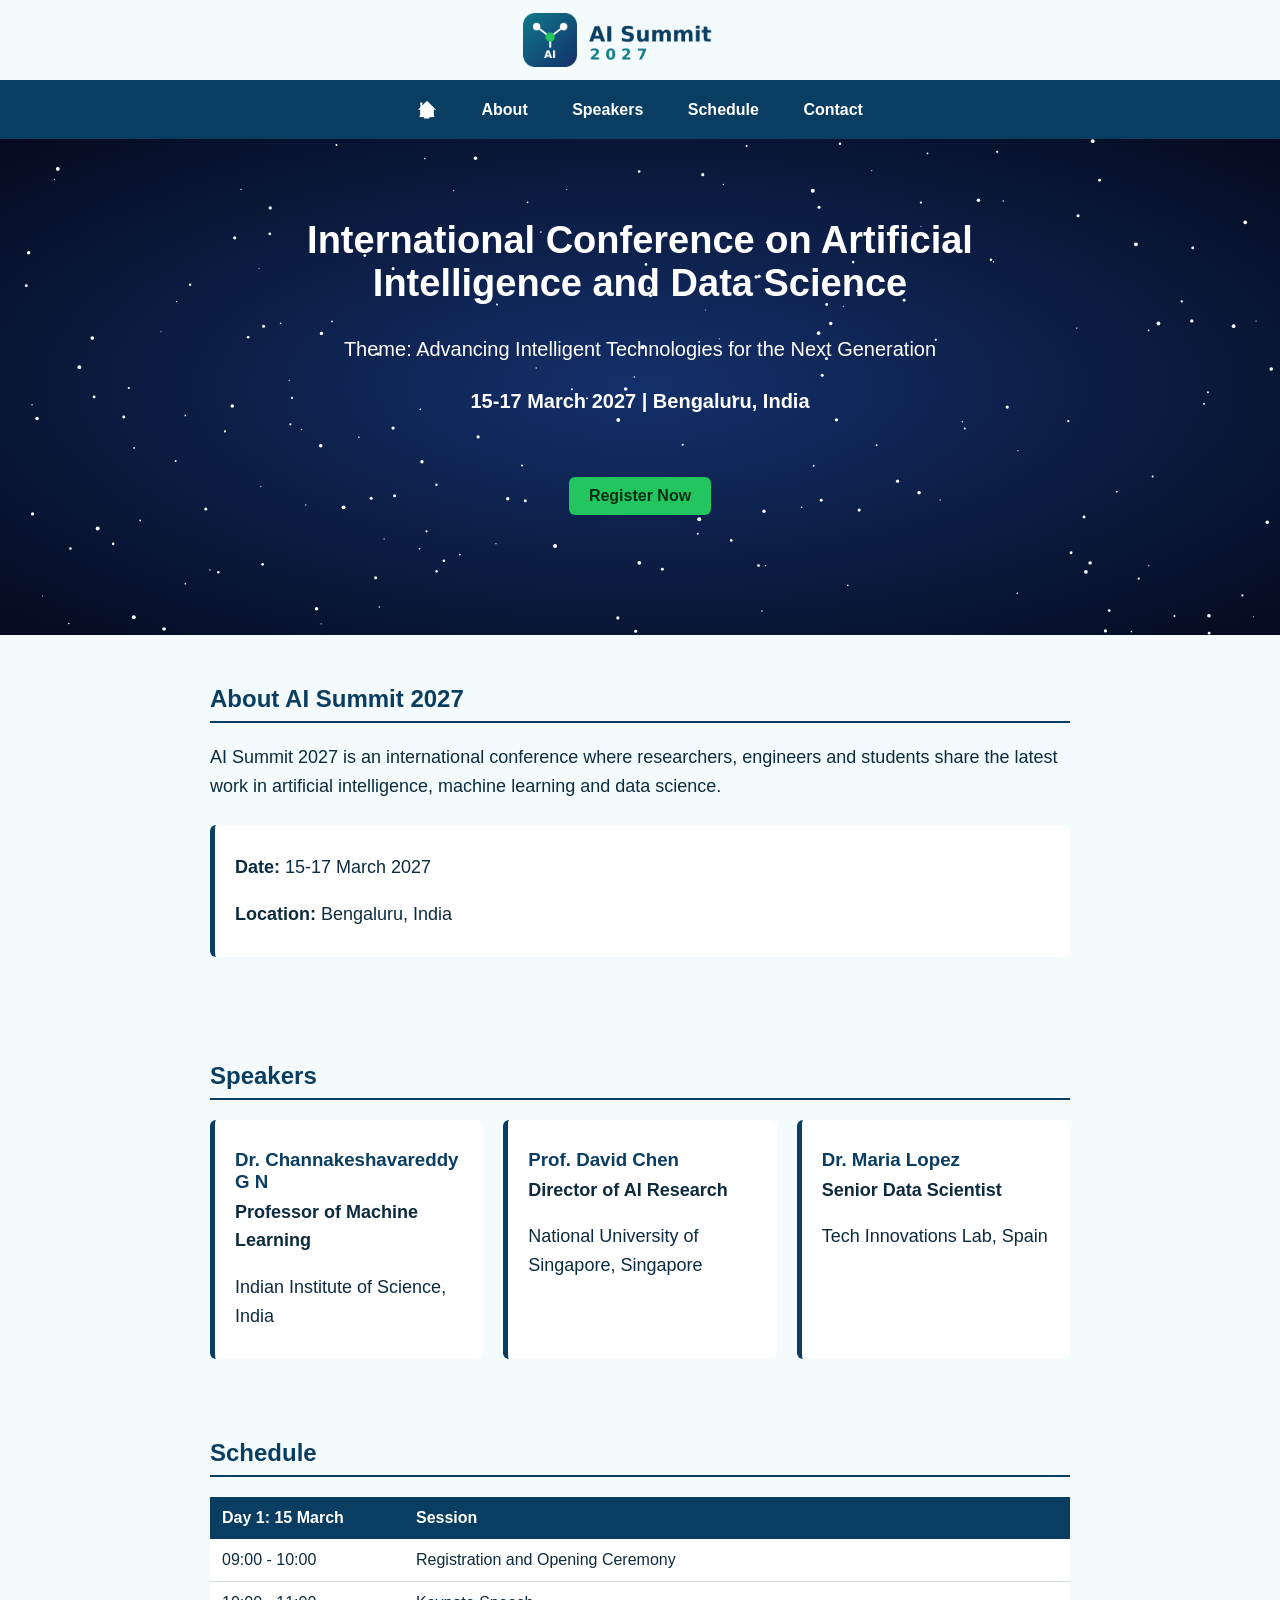
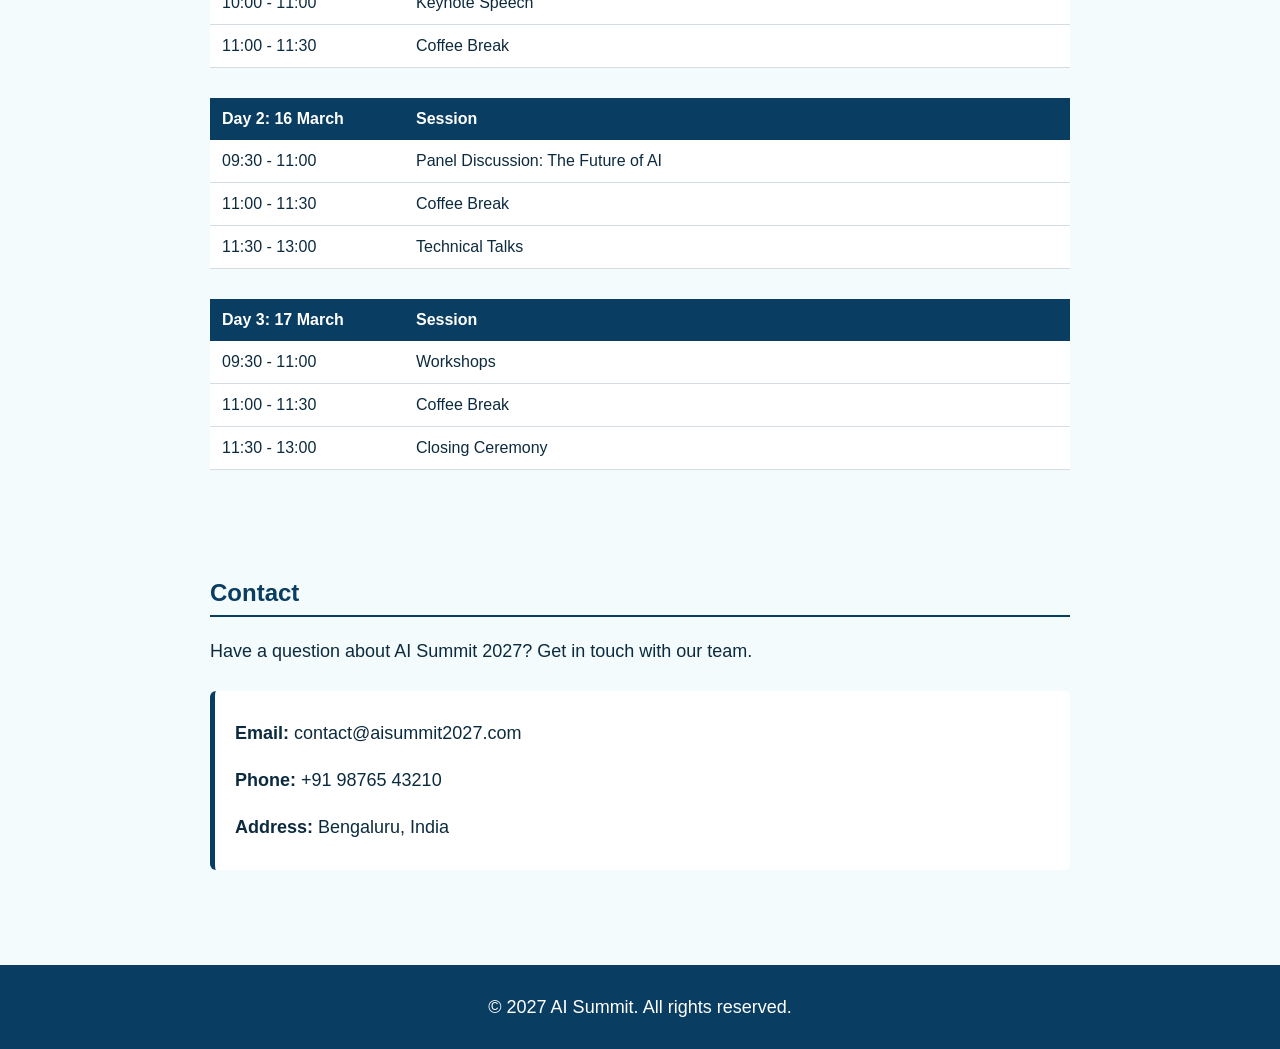
<file: index.html>
<!DOCTYPE html>
<html lang="en">
<head>
    <meta charset="UTF-8">
    <meta name="viewport" content="width=device-width, initial-scale=1.0">
    <title>AI Summit 2027</title>
    <link rel="stylesheet" href="css/style.css">
</head>
<body>
    <header>
        <h1><img src="images/logo.png" alt="AI Summit 2027" class="logo"></h1>
        <nav>
           <a href="index.html" aria-label="Home" title="Home"><span class="home-icon">🏠</span></a>
            <a href="Pages/about.html">About</a>
            <a href="Pages/speakers.html">Speakers</a>
            <a href="Pages/schedule.html">Schedule</a>
            <a href="Pages/contact.html">Contact</a>
        </nav>
    </header>
    <section class="hero">
        <h2>International Conference on Artificial Intelligence and Data Science</h2>
        <p class="hero-theme">Theme: Advancing Intelligent Technologies for the Next Generation</p>
        <p class="hero-details">15-17 March 2027 | Bengaluru, India</p>
        <canvas id="stars"></canvas>
        <div class="register-section">
    <a href="Pages/register.html">Register Now</a>
</div>
    </section>
        <div class="container" id="about">
        <h2>About AI Summit 2027</h2>
        <p>AI Summit 2027 is an international conference where researchers, engineers and students share the latest work in artificial intelligence, machine learning and data science.</p>
        <div class="info-box">
            <p><strong>Date:</strong> 15-17 March 2027</p>
            <p><strong>Location:</strong> Bengaluru, India</p>
        </div>
    </div>

    <div class="container" id="speakers">
        <h2>Speakers</h2>
        <div class="speaker-grid">
            <div class="speaker-card">
                <h3>Dr. Channakeshavareddy G N</h3>
                <p class="speaker-role">Professor of Machine Learning</p>
                <p>Indian Institute of Science, India</p>
            </div>
            <div class="speaker-card">
                <h3>Prof. David Chen</h3>
                <p class="speaker-role">Director of AI Research</p>
                <p>National University of Singapore, Singapore</p>
            </div>
            <div class="speaker-card">
                <h3>Dr. Maria Lopez</h3>
                <p class="speaker-role">Senior Data Scientist</p>
                <p>Tech Innovations Lab, Spain</p>
            </div>
        </div>
    </div>

    <div class="container" id="schedule">
        <h2>Schedule</h2>
        <table>
            <tr><th>Day 1: 15 March</th><th>Session</th></tr>
            <tr><td>09:00 - 10:00</td><td>Registration and Opening Ceremony</td></tr>
            <tr><td>10:00 - 11:00</td><td>Keynote Speech</td></tr>
            <tr><td>11:00 - 11:30</td><td>Coffee Break</td></tr>
        </table>
        <table>
            <tr><th>Day 2: 16 March</th><th>Session</th></tr>
            <tr><td>09:30 - 11:00</td><td>Panel Discussion: The Future of AI</td></tr>
            <tr><td>11:00 - 11:30</td><td>Coffee Break</td></tr>
            <tr><td>11:30 - 13:00</td><td>Technical Talks</td></tr>
        </table>
        <table>
            <tr><th>Day 3: 17 March</th><th>Session</th></tr>
            <tr><td>09:30 - 11:00</td><td>Workshops</td></tr>
            <tr><td>11:00 - 11:30</td><td>Coffee Break</td></tr>
            <tr><td>11:30 - 13:00</td><td>Closing Ceremony</td></tr>
        </table>
    </div>

    <div class="container" id="contact">
        <h2>Contact</h2>
        <p>Have a question about AI Summit 2027? Get in touch with our team.</p>
        <div class="info-box">
            <p><strong>Email:</strong> contact@aisummit2027.com</p>
            <p><strong>Phone:</strong> +91 98765 43210</p>
            <p><strong>Address:</strong> Bengaluru, India</p>
        </div>
    </div>
    <footer>
    <p>© 2027 AI Summit. All rights reserved.</p>
</footer>
<script src="js/stars.js"></script>
</body>
</html>
</file>
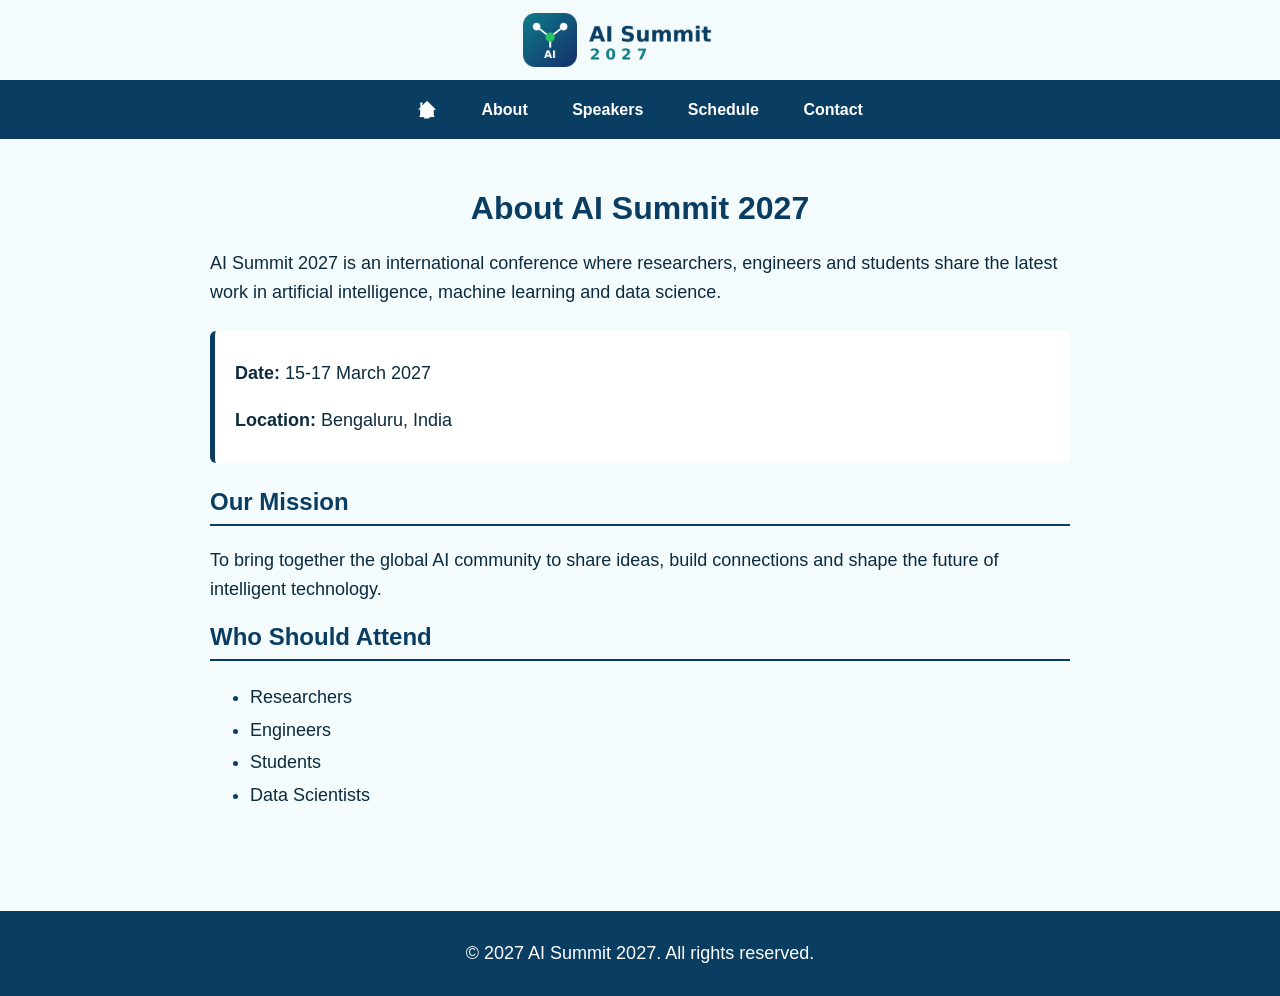
<file: Pages/about.html>
<!DOCTYPE html>
<html lang="en">
<head>
    <meta charset="UTF-8">
    <meta name="viewport" content="width=device-width, initial-scale=1.0">
    <title>About | AI Summit 2027</title>
    <link rel="stylesheet" href="../css/style.css">
</head>
<body>
    <h1><img src="../images/logo.png" alt="AI Summit 2027" class="logo"></h1>
    <nav>
        <a href="../index.html" aria-label="Home" title="Home"><span class="home-icon">🏠</span></a>
        <a href="about.html">About</a>
        <a href="speakers.html">Speakers</a>
        <a href="schedule.html">Schedule</a>
        <a href="contact.html">Contact</a>
    </nav>
    
    <div class="container">
        <h1>About AI Summit 2027</h1>
        <p>AI Summit 2027 is an international conference where researchers, engineers and students share the latest work in artificial intelligence, machine learning and data science.</p>
        <div class="info-box">
        <p><strong>Date:</strong> 15-17 March 2027</p>
        <p><strong>Location:</strong> Bengaluru, India</p>
    </div>
    
    <h2>Our Mission</h2>
        <p>To bring together the global AI community to share ideas, build connections and shape the future of intelligent technology.</p>
    <h2>Who Should Attend</h2>
    
    <ul>
        <li>Researchers</li>
        <li>Engineers</li>
        <li>Students</li>
        <li>Data Scientists</li>
    </ul>
    </div>
    
    <footer>
        <p>&copy; 2027 AI Summit 2027. All rights reserved.</p>
    </footer>
</body>
</html>
</file>
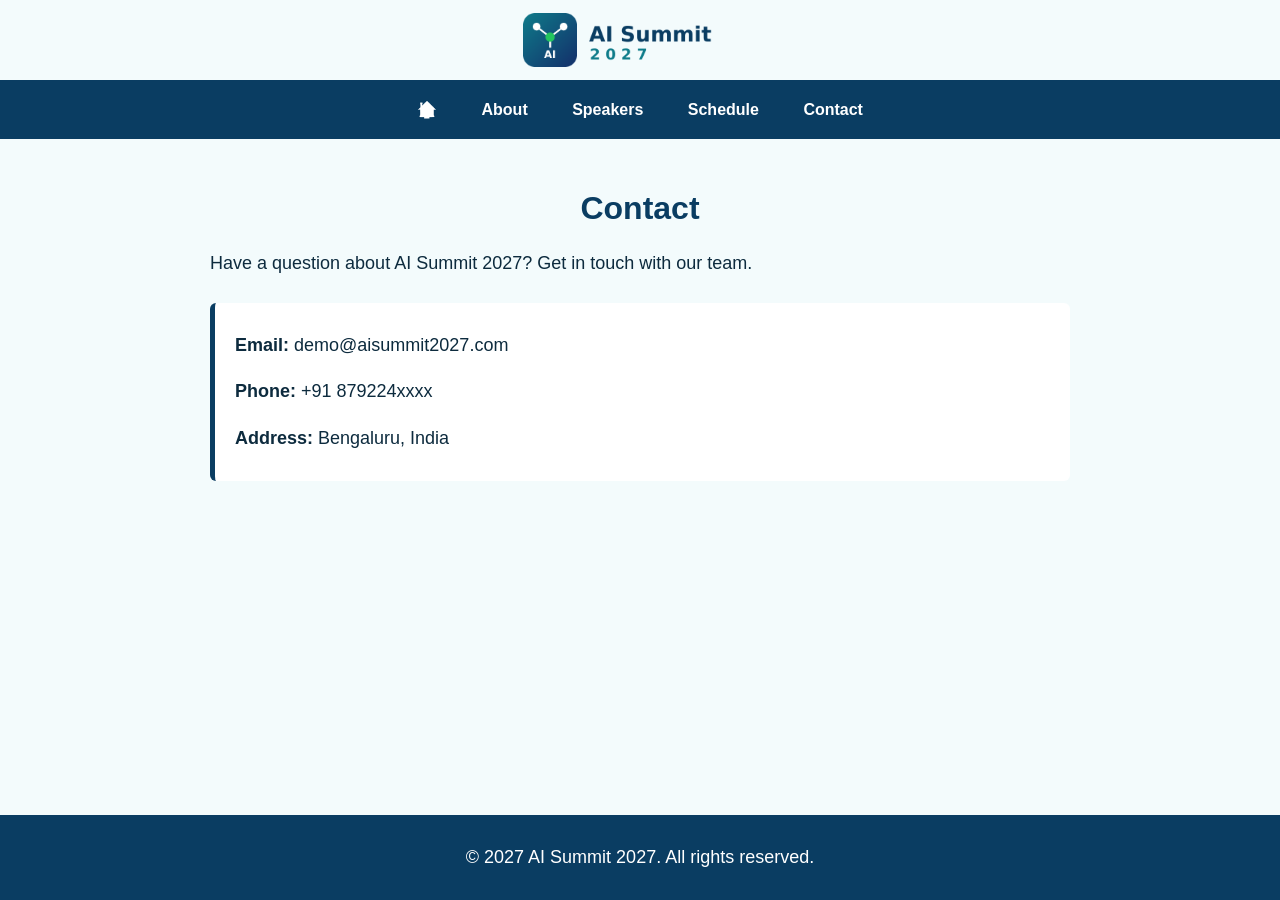
<file: Pages/contact.html>
<!DOCTYPE html>
<html lang="en">
<head>
    <meta charset="UTF-8">
    <meta name="viewport" content="width=device-width, initial-scale=1.0">
    <title>Contact | AI Summit 2027</title>
    <link rel="stylesheet" href="../css/style.css">
</head>
<body>
     <h1><img src="../images/logo.png" alt="AI Summit 2027" class="logo"></h1>
    <nav>
        <a href="../index.html" aria-label="Home" title="Home"><span class="home-icon">🏠</span></a>
        <a href="about.html">About</a>
        <a href="speakers.html">Speakers</a>
        <a href="schedule.html">Schedule</a>
        <a href="contact.html">Contact</a>
    </nav>

    <div class="container">
        <h1>Contact</h1>
        <p>Have a question about AI Summit 2027? Get in touch with our team.</p>

    <div class="info-box">
        <p><strong>Email:</strong> demo@aisummit2027.com</p>
        <p><strong>Phone:</strong> +91 879224xxxx</p>
        <p><strong>Address:</strong> Bengaluru, India</p>
    </div> 
    </div>
    <footer>
        <p>&copy; 2027 AI Summit 2027. All rights reserved.</p>
    </footer>
</body>
</html>
</file>
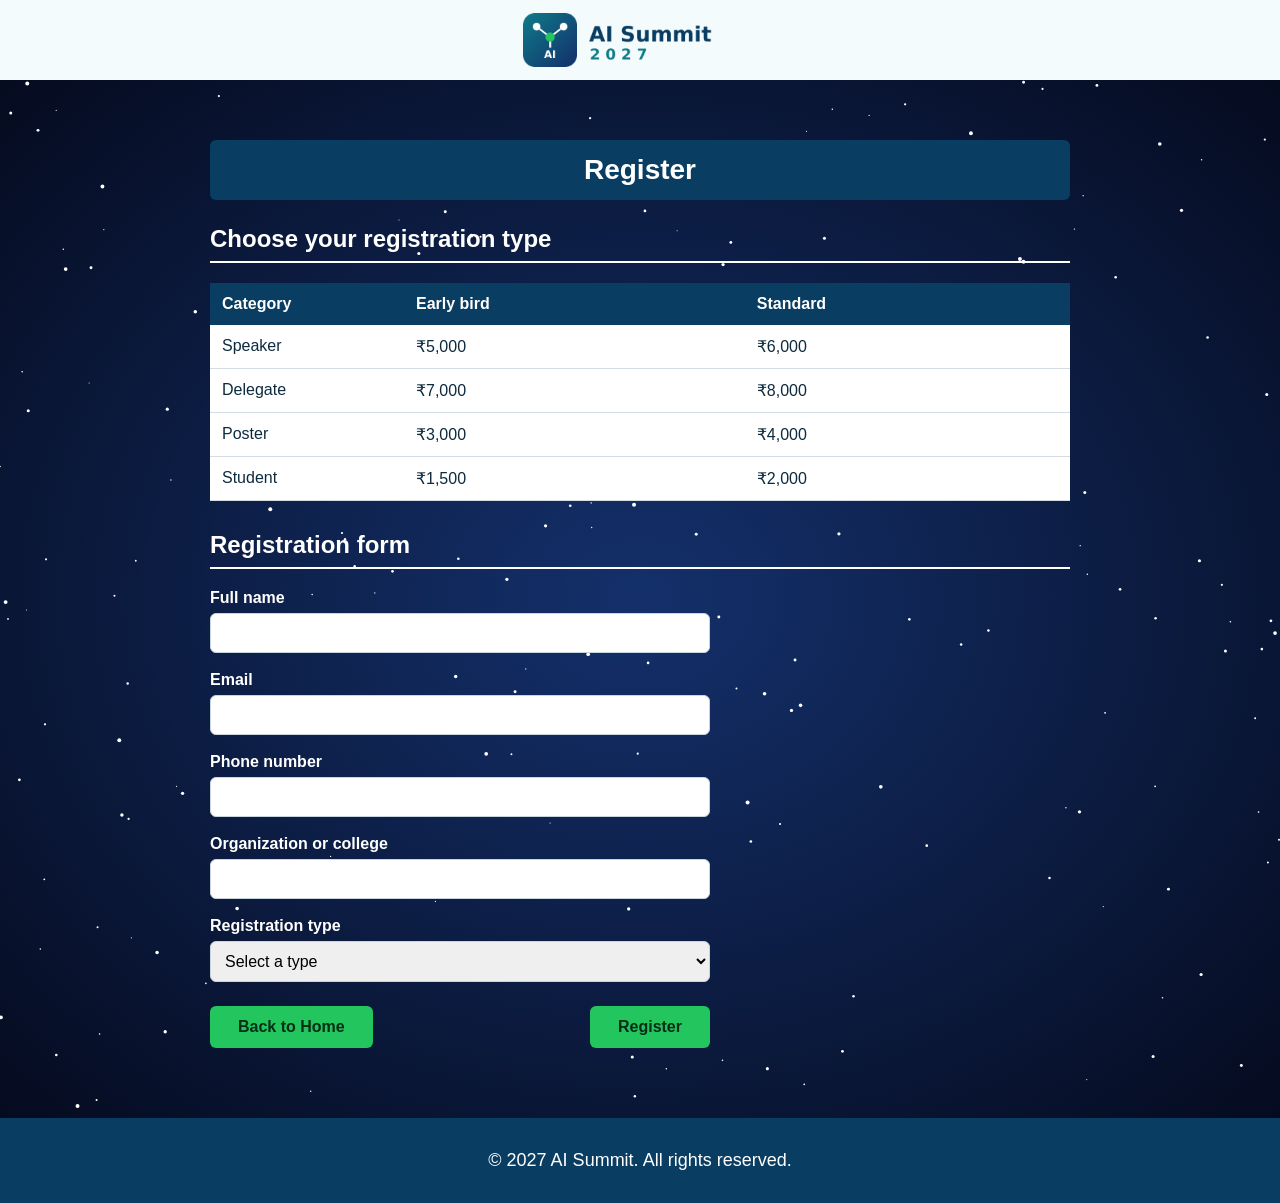
<file: Pages/register.html>
<!DOCTYPE html>
<html lang="en">
<head>
    <meta charset="UTF-8">
    <meta name="viewport" content="width=device-width, initial-scale=1.0">
    <title>Register | AI Summit 2027</title>
    <link rel="stylesheet" href="../css/style.css">
</head>
<body>
    <h1><img src="../images/logo.png" alt="AI Summit 2027" class="logo"></h1>
    <section class="space-page">
        <canvas id="stars"></canvas>
        <div class="container">
            <h1>Register</h1>
           <h2>Choose your registration type</h2>
<table>
    <tr>
        <th>Category</th>
        <th>Early bird</th>
        <th>Standard</th>
    </tr>
    <tr>
        <td>Speaker</td>
        <td>₹5,000</td>
        <td>₹6,000</td>
    </tr>
    <tr>
        <td>Delegate</td>
        <td>₹7,000</td>
        <td>₹8,000</td>
    </tr>
    <tr>
        <td>Poster</td>
        <td>₹3,000</td>
        <td>₹4,000</td>
    </tr>
    <tr>
        <td>Student</td>
        <td>₹1,500</td>
        <td>₹2,000</td>
    </tr>
</table>
<h2>Registration form</h2>
<form id="registerForm">
    <label for="fullName">Full name</label>
    <input type="text" id="fullName" name="fullName">

    <label for="email">Email</label>
    <input type="email" id="email" name="email">
        <label for="phone">Phone number</label>
    <input type="tel" id="phone" name="phone">

    <label for="organization">Organization or college</label>
    <input type="text" id="organization" name="organization">

    <label for="category">Registration type</label>
    <select id="category" name="category">
        <option value="">Select a type</option>
        <option value="speaker">Speaker</option>
        <option value="delegate">Delegate</option>
        <option value="poster">Poster</option>
        <option value="student">Student</option>
    </select>
    <div class="form-buttons">
        <a href="../index.html" class="btn-green">Back to Home</a>
        <button type="submit">Register</button>
    </div>
</form>
        </div>
    </section>
    <script src="../js/stars.js"></script>
    <footer>
        <p>© 2027 AI Summit. All rights reserved.</p>
    </footer>
    <script src="../js/register.js"></script>
</body>
</html>
</file>
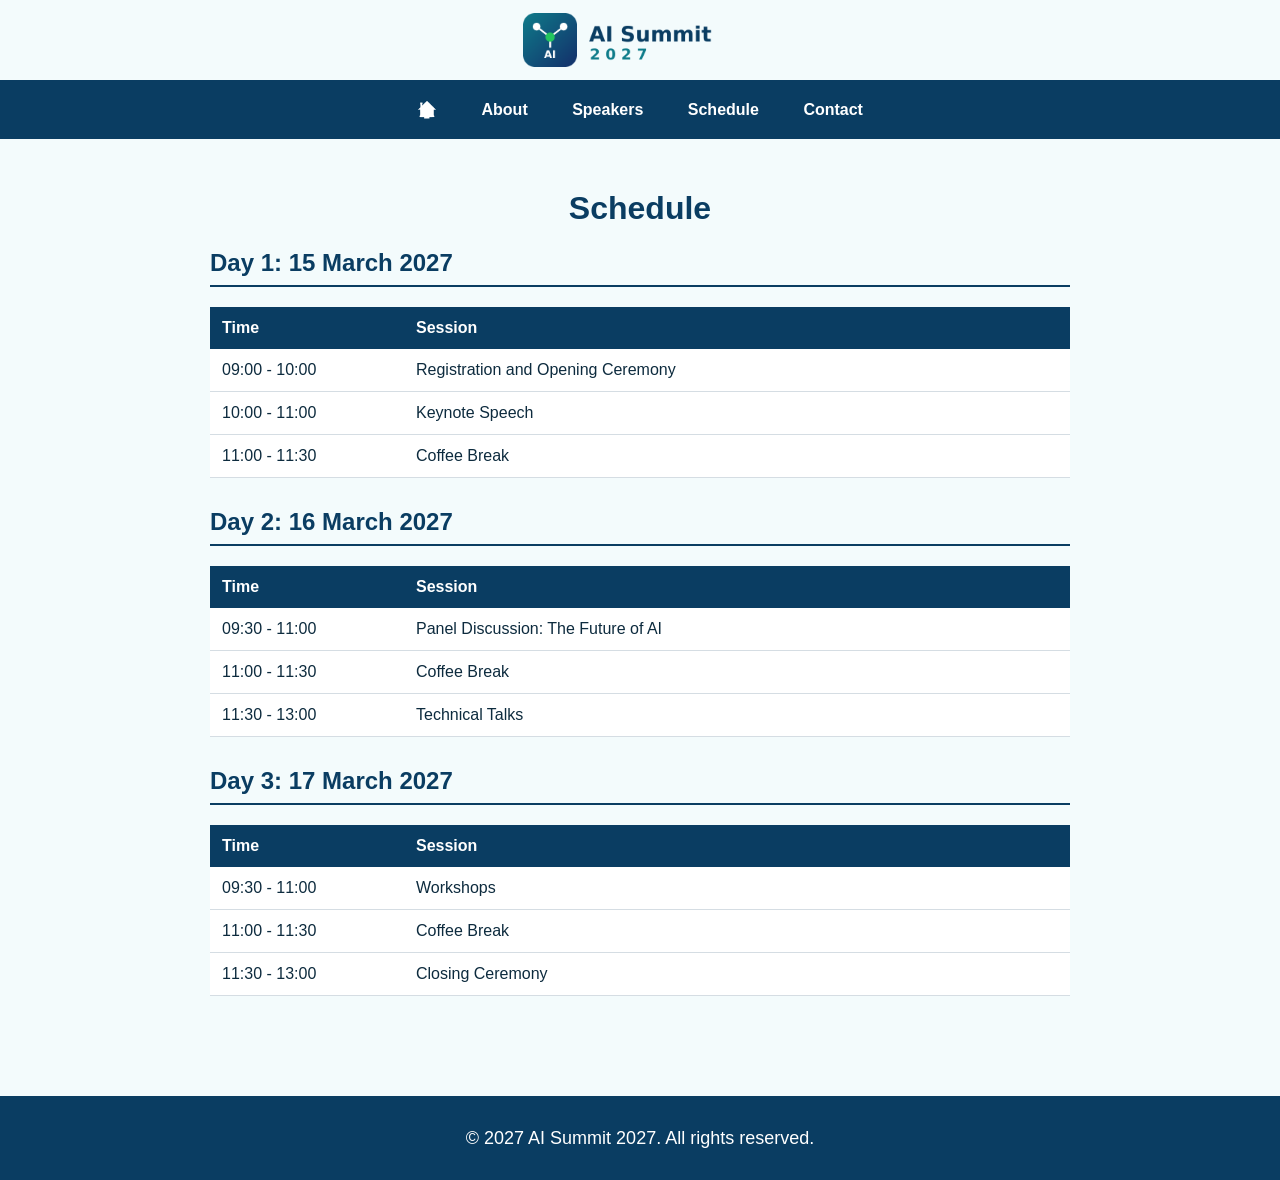
<file: Pages/schedule.html>
<!DOCTYPE html>
<html lang="en">
<head>
    <meta charset="UTF-8">
    <meta name="viewport" content="width=device-width, initial-scale=1.0">
    <title>Schedule | AI Summit 2027</title>
    <link rel="stylesheet" href="../css/style.css">
</head>
<body>
     <h1><img src="../images/logo.png" alt="AI Summit 2027" class="logo"></h1>
    <nav>
        <a href="../index.html" aria-label="Home" title="Home"><span class="home-icon">🏠</span></a>
        <a href="about.html">About</a>
        <a href="speakers.html">Speakers</a>
        <a href="schedule.html">Schedule</a>
        <a href="contact.html">Contact</a>
    </nav>
    <div class="container">
        <h1>Schedule</h1>
        <h2>Day 1: 15 March 2027</h2>
<table>
    <tr>
        <th>Time</th>
        <th>Session</th>
    </tr>
    <tr>
        <td>09:00 - 10:00</td>
        <td>Registration and Opening Ceremony</td>
    </tr>
    <tr>
        <td>10:00 - 11:00</td>
        <td>Keynote Speech</td>
    </tr>
    <tr>
        <td>11:00 - 11:30</td>
        <td>Coffee Break</td>
    </tr>
</table>
<h2>Day 2: 16 March 2027</h2>
<table>
    <tr>
        <th>Time</th>
        <th>Session</th>
    </tr>
    <tr>
        <td>09:30 - 11:00</td>
        <td>Panel Discussion: The Future of AI</td>
    </tr>
    <tr>
        <td>11:00 - 11:30</td>
        <td>Coffee Break</td>
    </tr>
    <tr>
        <td>11:30 - 13:00</td>
        <td>Technical Talks</td>
    </tr>
</table>
<h2>Day 3: 17 March 2027</h2>
<table>
    <tr>
        <th>Time</th>
        <th>Session</th>
    </tr>
    <tr>
        <td>09:30 - 11:00</td>
        <td>Workshops</td>
    </tr>
    <tr>
        <td>11:00 - 11:30</td>
        <td>Coffee Break</td>
    </tr>
    <tr>
        <td>11:30 - 13:00</td>
        <td>Closing Ceremony</td>
    </tr>
</table>
    </div>
    
        <footer>
        <p>&copy; 2027 AI Summit 2027. All rights reserved.</p>
    </footer>
</body>
</html>
</file>
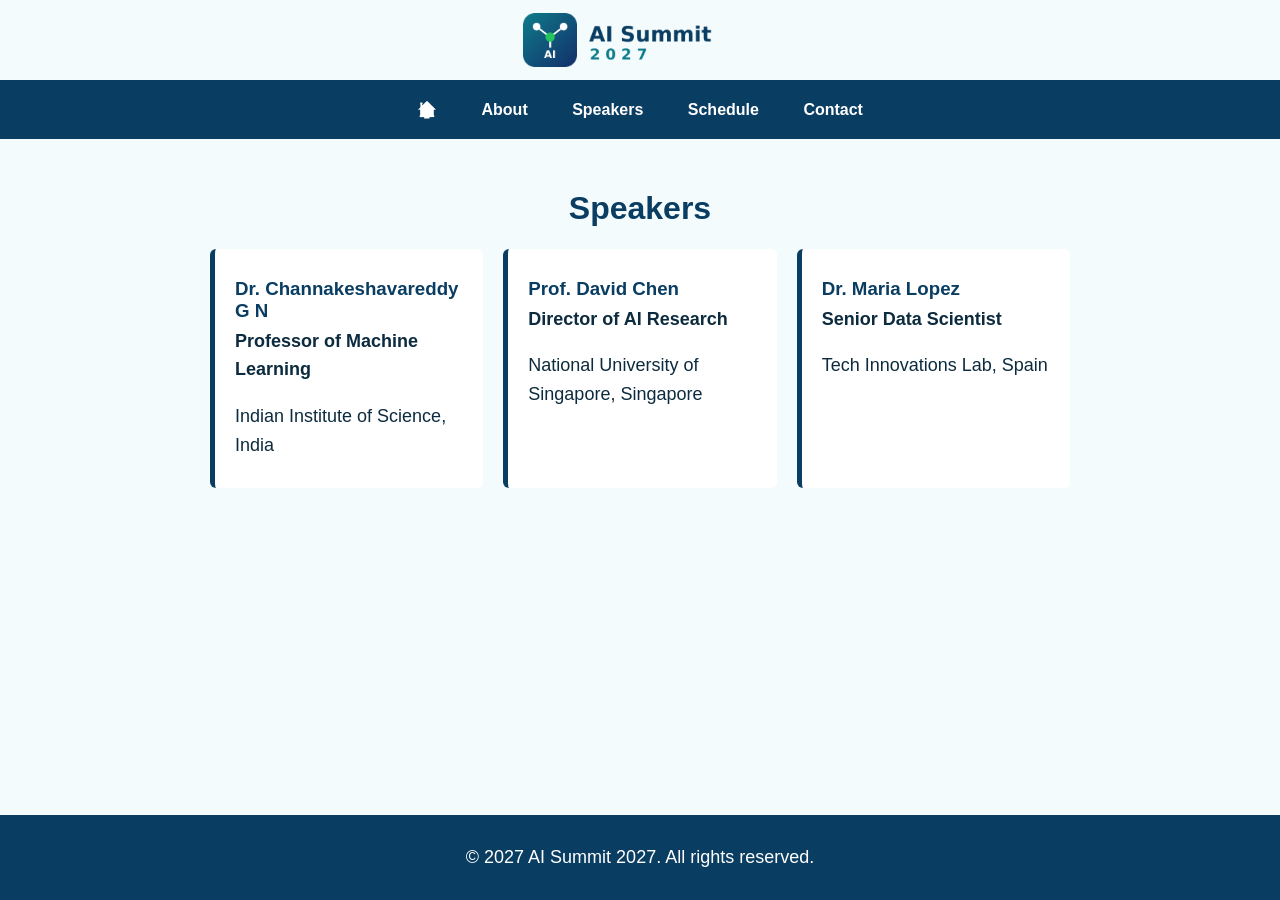
<file: Pages/speakers.html>
<!DOCTYPE html>
<html lang="en">
<head>
    <meta charset="UTF-8">
    <meta name="viewport" content="width=device-width, initial-scale=1.0">
    <title>Speakers | AI Summit 2027</title>
    <link rel="stylesheet" href="../css/style.css">
</head>
<body>
     <h1><img src="../images/logo.png" alt="AI Summit 2027" class="logo"></h1>
     <nav>
        <a href="../index.html" aria-label="Home" title="Home"><span class="home-icon">🏠</span></a>
        <a href="about.html">About</a>
        <a href="speakers.html">Speakers</a>
        <a href="schedule.html">Schedule</a>
        <a href="contact.html">Contact</a>
    </nav>   
    <div class="container">
        <h1>Speakers</h1>
    <div class="speaker-grid">

    <div class="speaker-card">
        <h3>Dr. Channakeshavareddy G N</h3>
        <p class="speaker-role">Professor of Machine Learning</p>
        <p>Indian Institute of Science, India</p>
    </div>

    <div class="speaker-card">
        <h3>Prof. David Chen</h3>
        <p class="speaker-role">Director of AI Research</p>
        <p>National University of Singapore, Singapore</p>
    </div>

    <div class="speaker-card">
        <h3>Dr. Maria Lopez</h3>
        <p class="speaker-role">Senior Data Scientist</p>
        <p>Tech Innovations Lab, Spain</p>
    </div>
</div>
</div>
        <footer>
        <p>&copy; 2027 AI Summit 2027. All rights reserved.</p>
    </footer>
</body>
</html>
</file>
<file: css/style.css>
body {
    background-color: #f2f5f7;
    color: #0d2b3e;
    font-family: Arial, sans-serif;
    margin: 0;
}
h1 {
    color: #0a3d62;
    text-align: center;
}
h2 {
    color: #0a3d62;
    border-bottom: 2px solid #0a3d62;
    padding-bottom: 8px;
}
p {
    line-height: 1.6;
    font-size: 18px;
}
.container {
    max-width: 900px;
    margin: 0 auto;
    padding: 30px 20px;
}
a {
    display: inline-block;
    background-color: #0a3d62;
    color: #ffffff;
    padding: 10px 20px;
    border-radius: 6px;
    font-weight: bold;
    text-decoration: none;
}

a:hover {
    background-color: #07294a;
}
ul {
    line-height: 1.8;
    font-size: 18px;
    margin-bottom: 30px;
}

li::marker {
    color: #0a3d62;
}
.info-box {
    background-color: #ffffff;
    border-left: 5px solid #0a3d62;
    padding: 10px 20px;
    margin: 25px 0;
    border-radius: 6px;
}
footer {
    background-color: #0a3d62;
    color: #ffffff;
    text-align: center;
    padding: 10px 20px;
    margin-top: 40px;
}

nav {
    background-color: #0a3d62;
    padding: 12px 20px;
    text-align: center;
}

nav a {
    background: none;
    padding: 8px 15px;
    margin: 0 5px;
}

nav a:hover {
    background-color: #07294a;
}
.speaker-card {
    background-color: #ffffff;
    border-left: 5px solid #0a3d62;
    padding: 10px 20px;
    margin: 20px 0;
    border-radius: 6px;
}

.speaker-card h3 {
    color: #0a3d62;
    margin-bottom: 5px;
}

.speaker-role {
    font-weight: bold;
    margin: 5px 0;
}
.speaker-grid {
    display: grid;
    grid-template-columns: repeat(auto-fit, minmax(250px, 1fr));
    gap: 20px;
}

.speaker-grid .speaker-card {
    margin: 0;
}
.speaker-card {
    transition: transform 0.2s, box-shadow 0.2s;
}

.speaker-card:hover {
    transform: translateY(-5px);
    box-shadow: 0 6px 14px rgba(12, 58, 210, 0.2);
}
table {
    width: 100%;
    border-collapse: collapse;
    background-color: #ffffff;
    margin-bottom: 30px;
}

th {
    background-color: #0a3d62;
    color: #ffffff;
    text-align: left;
    padding: 12px;
}

td {
    padding: 12px;
    border-bottom: 1px solid #d5dde3;
}
th:first-child,
td:first-child {
    width: 170px;
}
table {
    transition: transform 0.3s, box-shadow 0.3s;
}

table:hover {
    transform: scale(1.03);
    box-shadow: 0 6px 14px rgba(10, 61, 98, 0.2);
}
.info-box {
    transition: transform 0.3s, box-shadow 0.3s;
}

.info-box:hover {
    transform: scale(1.03);
    box-shadow: 0 6px 14px rgba(10, 61, 98, 0.2);
}
.home-icon {
    filter: brightness(0) invert(1);
}
.hero {
    background-color: #07294a;
    color: #ffffff;
    padding: 80px 20px;
    text-align: center;
    
}

.hero h2 {
    color: #ffffff;
    border-bottom: none;
    font-size: 38px;
    max-width: 800px;
    margin: 0 auto 20px;
}

.hero-theme {
    font-size: 20px;
}

.hero-details {
    font-weight: bold;
    font-size: 20px;
}
@keyframes flow {
    0% { background-position: 0% 50%; }
    50% { background-position: 100% 50%; }
    100% { background-position: 0% 50%; }
}
.hero {
    position: relative;
    overflow: hidden;
    background: radial-gradient(ellipse at center, #14306b 0%, #050b1f 100%);
}

#stars {
    position: absolute;
    top: 0;
    left: 0;
    width: 100%;
    height: 100%;
}

.hero > *:not(canvas) {
    position: relative;
}
.register-section a {
    background-color: #22c55e;
    color: #052e16;
}

.register-section a:hover {
    background-color: #16a34a;
}
.btn-green {
    background-color: #22c55e;
    color: #052e16;
}

.btn-green:hover {
    background-color: #16a34a;
}
.space-page {
    position: relative;
    min-height: 100vh;
    overflow: hidden;
    background: radial-gradient(ellipse at center, #14306b 0%, #050b1f 100%);
}

.space-page .container {
    position: relative;
    color: #ffffff;
}

.space-page h1 {
    color: #ffffff;
}
.space-page td {
    color: #0d2b3e;
}

.space-page h2 {
    color: #ffffff;
    border-bottom: 2px solid #ffffff;
}
form {
    max-width: 500px;
    margin-bottom: 40px;
}

label {
    display: block;
    margin: 18px 0 6px;
    font-weight: bold;
}

input,
select {
    width: 100%;
    padding: 10px;
    border: 1px solid #c9d5dc;
    border-radius: 6px;
    font-size: 16px;
    box-sizing: border-box;
}

button {
    margin-top: 24px;
    padding: 12px 28px;
    background-color: #22c55e;
    color: #052e16;
    border: none;
    border-radius: 6px;
    font-size: 16px;
    font-weight: bold;
    cursor: pointer;
}

button:hover {
    background-color: #16a34a;
}
.register-section {
    text-align: center;
    padding: 40px 20px;
}
.hero + footer {
    margin-top: 0;
}
.logo {
    height: 60px;
    width: auto;
}
header {
    background-color: #f3f5f7;
    padding: 10px 0;
}

header h1 {
    margin: 0;
    padding: 0;
    line-height: 0;
}

html {
    overflow-y: scroll;
}
header {
    padding: 0;
}

h1:has(> .logo) {
    margin: 0;
    padding: 10px 0;
    line-height: 0;
    background-color: hwb(195 96% 2%);
}
body {
    min-height: 100vh;
    display: flex;
    flex-direction: column;
}

.container {
    flex: 1;
    width: 100%;
    box-sizing: border-box;
}.space-page h1 {
    background-color: #0a3d62;
    color: #ffffff;
    font-size: 28px;
    padding: 14px 20px;
    margin: 30px 0 25px;
    border-radius: 6px;
    text-align: center;
}nav a,
.register-section a,
.btn-green,
button {
    transition: transform 0.2s, box-shadow 0.2s, background-color 0.2s;
}

nav a:hover,
.register-section a:hover,
.btn-green:hover,
button:hover {
    transform: translateY(-3px) scale(1.05);
    box-shadow: 0 6px 14px rgba(0, 0, 0, 0.3);
}

nav a:active,
.register-section a:active,
.btn-green:active,
button:active {
    transform: translateY(0) scale(0.97);
    box-shadow: 0 2px 6px rgba(0, 0, 0, 0.3);
}
body.home {
    background: radial-gradient(ellipse at center, #14306b 0%, #050b1f 100%) fixed;
}

body.home #stars {
    position: fixed;
    top: 0;
    left: 0;
    width: 100%;
    height: 100%;
    z-index: 0;
    pointer-events: none;
}

body.home header,
body.home .hero,
body.home .container,
body.home footer {
    position: relative;
    z-index: 1;
}

body.home .hero {
    background: transparent;
}

body.home .container > h2,
body.home .container > p {
    color: #ffffff;
}

body.home .container > h2 {
    border-bottom: 2px solid #ffffff;
}
.form-buttons {
    display: flex;
    justify-content: space-between;
    align-items: center;
    margin-top: 24px;
}

.form-buttons button,
.form-buttons .btn-green {
    margin: 0;
    padding: 12px 28px;
    font-size: 16px;
    line-height: normal;
    box-sizing: border-box;
}
.space-page ~ footer {
    margin-top: 0;
}
body {
    background-color: #f3fbfc;
}

h1:has(> .logo) {
    background-color: #f3fbfc;
}
</file>
